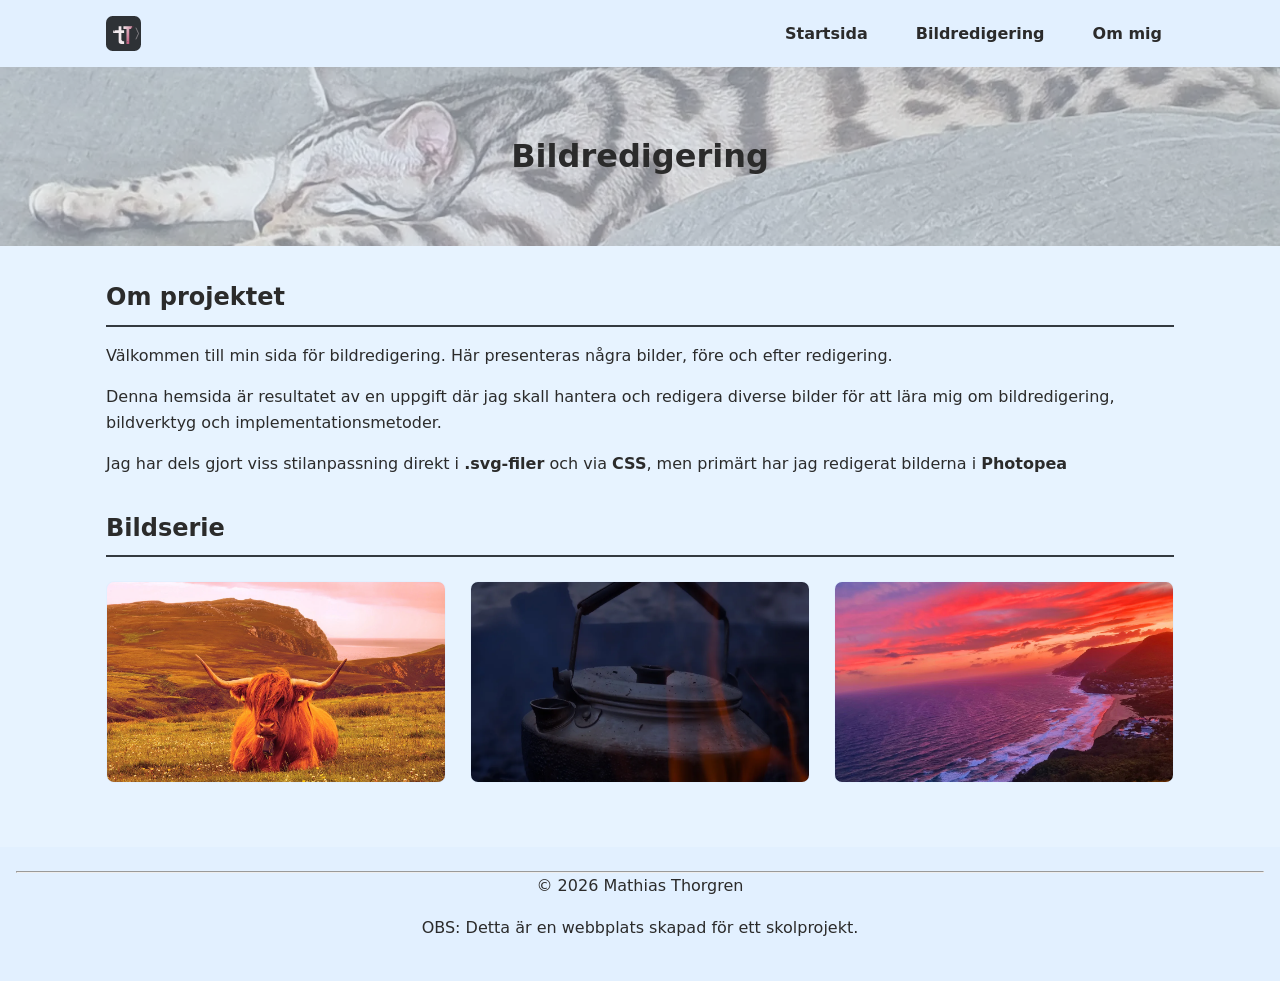
<file: docs/index.html>
<!DOCTYPE html>
<html lang="sv">
        
    <head>
        <meta charset="UTF-8">
        <meta name="viewport" content="width=device-width, initial-scale=1.0">
        <link rel="icon" type="image/png" sizes="32x32" href="images/favicon-32x32.png">
        <link rel="icon" type="image/x-icon" href="images/favicon.ico">
        <link rel="stylesheet" href="style/style.css">
        <title>tT Bilredigering - Startsida</title>
    </head>

    <body>
        <header>
            <div class="header-container">
                <a href="index.html" class="logo-link">
                    <img src="images/tT-logo.svg" alt="" class="site-logo">
                </a>
                <nav>
                    <ul>
                        <li><a href="index.html">Startsida</a></li>
                        <li><a href="bildredigering.html">Bildredigering</a></li>
                        <li><a href="about.html">Om mig</a></li>
                    </ul>
                </nav>
            </div>
            <div class="header-hero">
                <picture>
                    <source srcset="images/header.webp" type="image/webp">
                    <img src="images/header.jpg" alt="En katt som ligger utsträckt och vilar på ett täcke" class="hero-img" width="1600" height="413" fetchpriority="high">
                </picture>
                <h1>Bildredigering</h1>
            </div>
        </header> 

        <main>
            <section class="intro-section">
                <h2>Om projektet</h2>
                <p>Välkommen till min sida för bildredigering. Här presenteras några bilder, före och efter redigering.</p>
                <p>Denna hemsida är resultatet av en uppgift där jag skall hantera och redigera diverse bilder för att lära mig om bildredigering, bildverktyg och implementationsmetoder.</p>
                <p>Jag har dels gjort viss stilanpassning direkt i <strong>.svg-filer</strong> och via <strong>CSS</strong>, men primärt har jag redigerat bilderna i <strong>Photopea</strong></p>
            </section>
            <section class="gallery-section">
                <h2>Bildserie</h2>
                <div class="image-grid">
                    <figure>
                        <picture>
                            <source srcset="images/bild2.webp" type="image/webp">
                            <img src="images/bild2.jpg" alt="Höglandsossa vilar på gräsberikad kuperad kustmiljö" width="1200" height="900" loading="lazy">
                        </picture>
                    </figure>
                    <figure>
                        <picture>
                            <source srcset="images/bild3.webp" type="image/webp">
                            <img src="images/bild3.jpg" alt="Hav som brisar lätt in över stranden i en kuperad kustmiljö under skymning" width="1200" height="1600" loading="lazy">
                        </picture>
                    </figure>
                    <figure>
                        <picture>
                            <source srcset="images/bild4.webp" type="image/webp">
                            <img src="images/bild4.jpg" alt="Kokkanna över öppen eld i rå utomhusmiljö" width="1200" height="832" loading="lazy">
                        </picture>
                    </figure>
                </div>
            </section>            
        </main>

        <footer>
            <hr class="divider">
            <p>© 2026 Mathias Thorgren</p>
            <aside aria-label="projektinformation">
                <p>OBS: Detta är en webbplats skapad för ett skolprojekt.</p>
            </aside>
        </footer>
    </body>
</html>
</file>
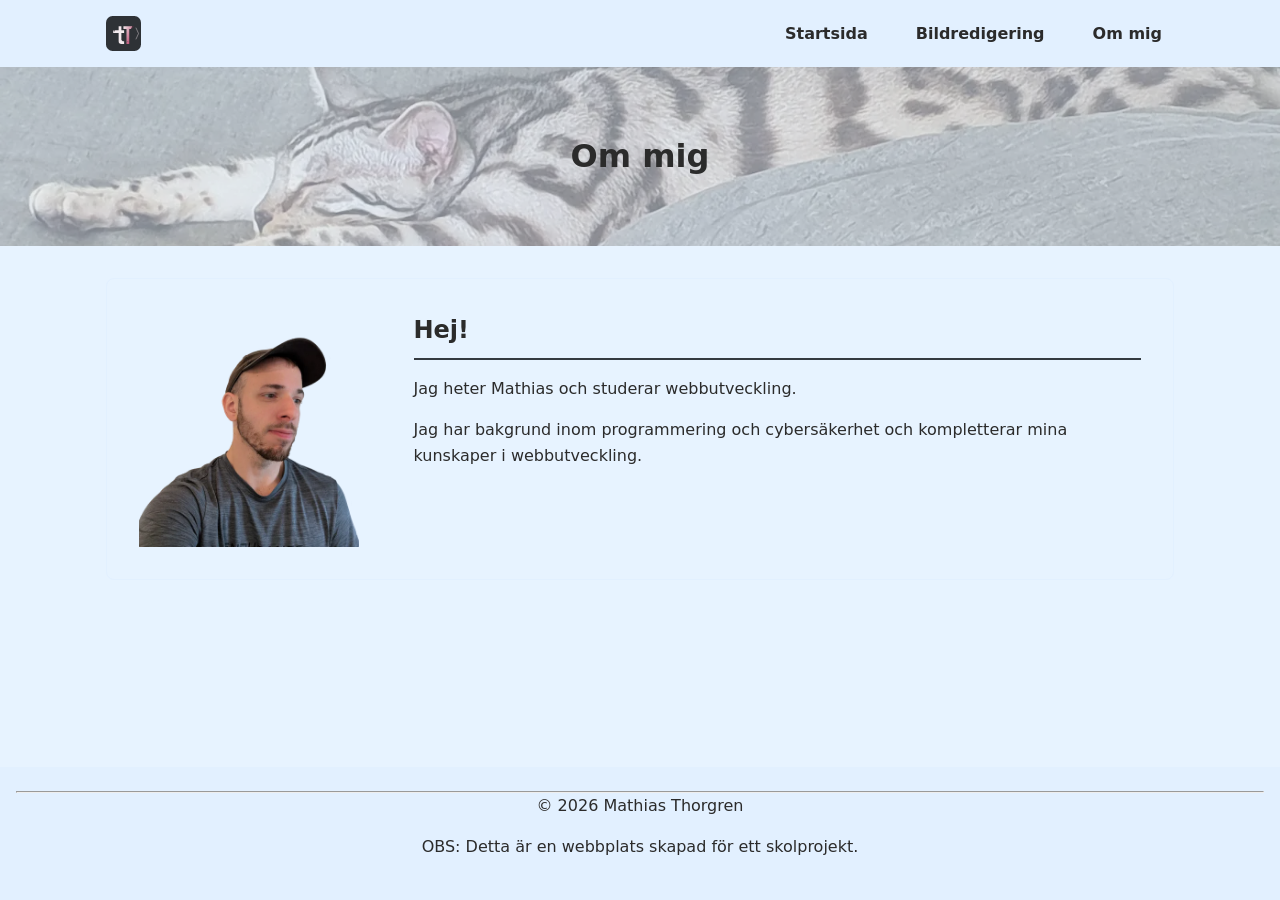
<file: docs/about.html>
<!DOCTYPE html>
<html lang="sv">
        
    <head>
        <meta charset="UTF-8">
        <meta name="viewport" content="width=device-width, initial-scale=1.0">
        <link rel="icon" type="image/png" sizes="32x32" href="images/favicon-32x32.png">
        <link rel="icon" type="image/x-icon" href="images/favicon.ico">
        <link rel="stylesheet" href="style/style.css">
        <title>tT Bilredigering - Om mig</title>
    </head>

    <body>
        <header>
            <div class="header-container">
                <a href="index.html" class="logo-link">
                    <img src="images/tT-logo.svg" alt="" class="site-logo">
                </a>
                <nav>
                    <ul>
                        <li><a href="index.html">Startsida</a></li>
                        <li><a href="bildredigering.html">Bildredigering</a></li>
                        <li><a href="about.html">Om mig</a></li>
                    </ul>
                </nav>
            </div>
            <div class="header-hero">
                <picture>
                    <source srcset="images/header.webp" type="image/webp">
                    <img src="images/header.jpg" alt="En katt som ligger utsträckt och vilar på ett täcke" class="hero-img" width="1600" height="413" fetchpriority="high">
                </picture>
                <h1>Om mig</h1>
            </div>
        </header> 

        <main>
            <section class="about-section">
                <div class="profile-container">
                    <figure class="profile-figure">
                        <picture>
                            <source srcset="images/portrait.webp" type="image/webp">
                            <img src="images/portrait.png" alt="Porträttfoto" class="profile-image" width="480" height="514" loading="lazy">
                        </picture>
                    </figure>
                    <div class="about-text">
                        <h2>Hej!</h2>
                        <p>Jag heter Mathias och studerar webbutveckling.</p>
                        <p>Jag har bakgrund inom programmering och cybersäkerhet och kompletterar mina kunskaper i webbutveckling.</p>
                    </div>
                </div>
            </section>
        </main>

        <footer>
            <hr class="divider">
            <p>© 2026 Mathias Thorgren</p>
            <aside aria-label="projektinformation">
                <p>OBS: Detta är en webbplats skapad för ett skolprojekt.</p>
            </aside>
        </footer>
    </body>
</html>
</file>
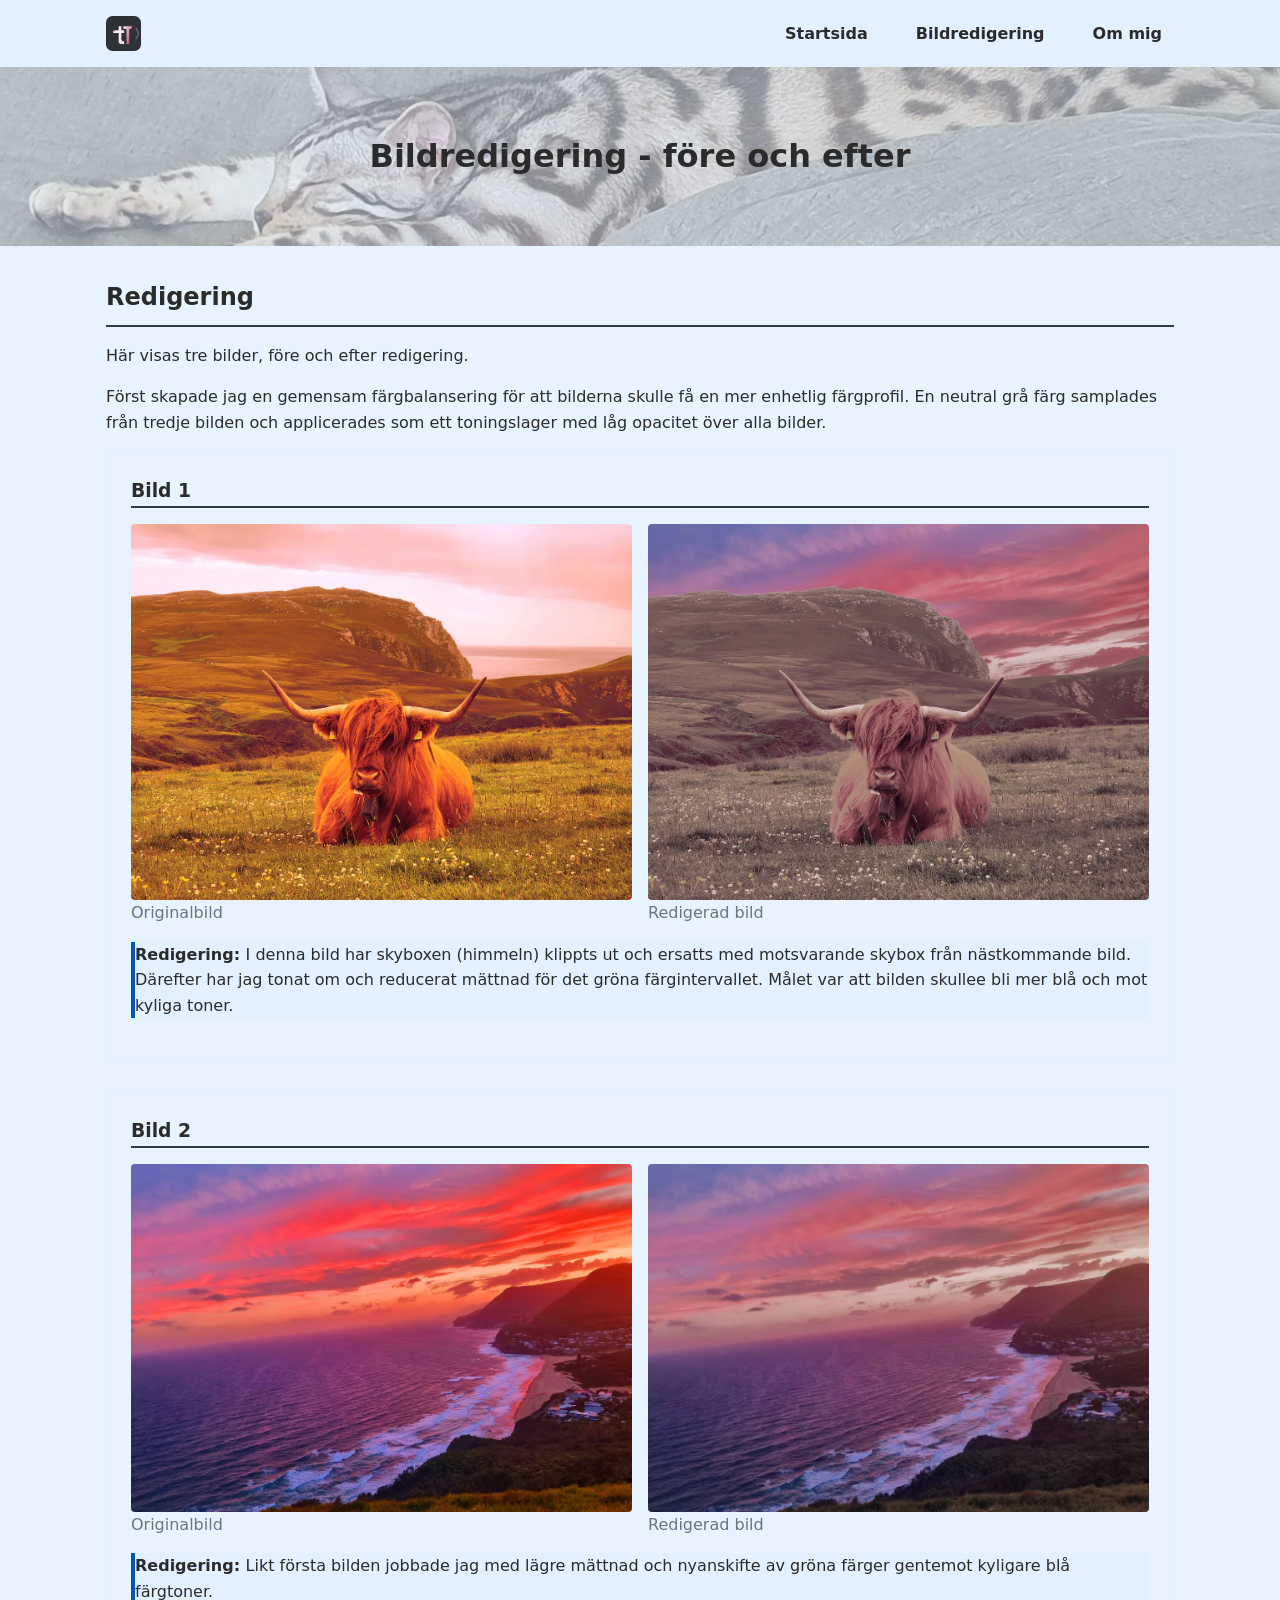
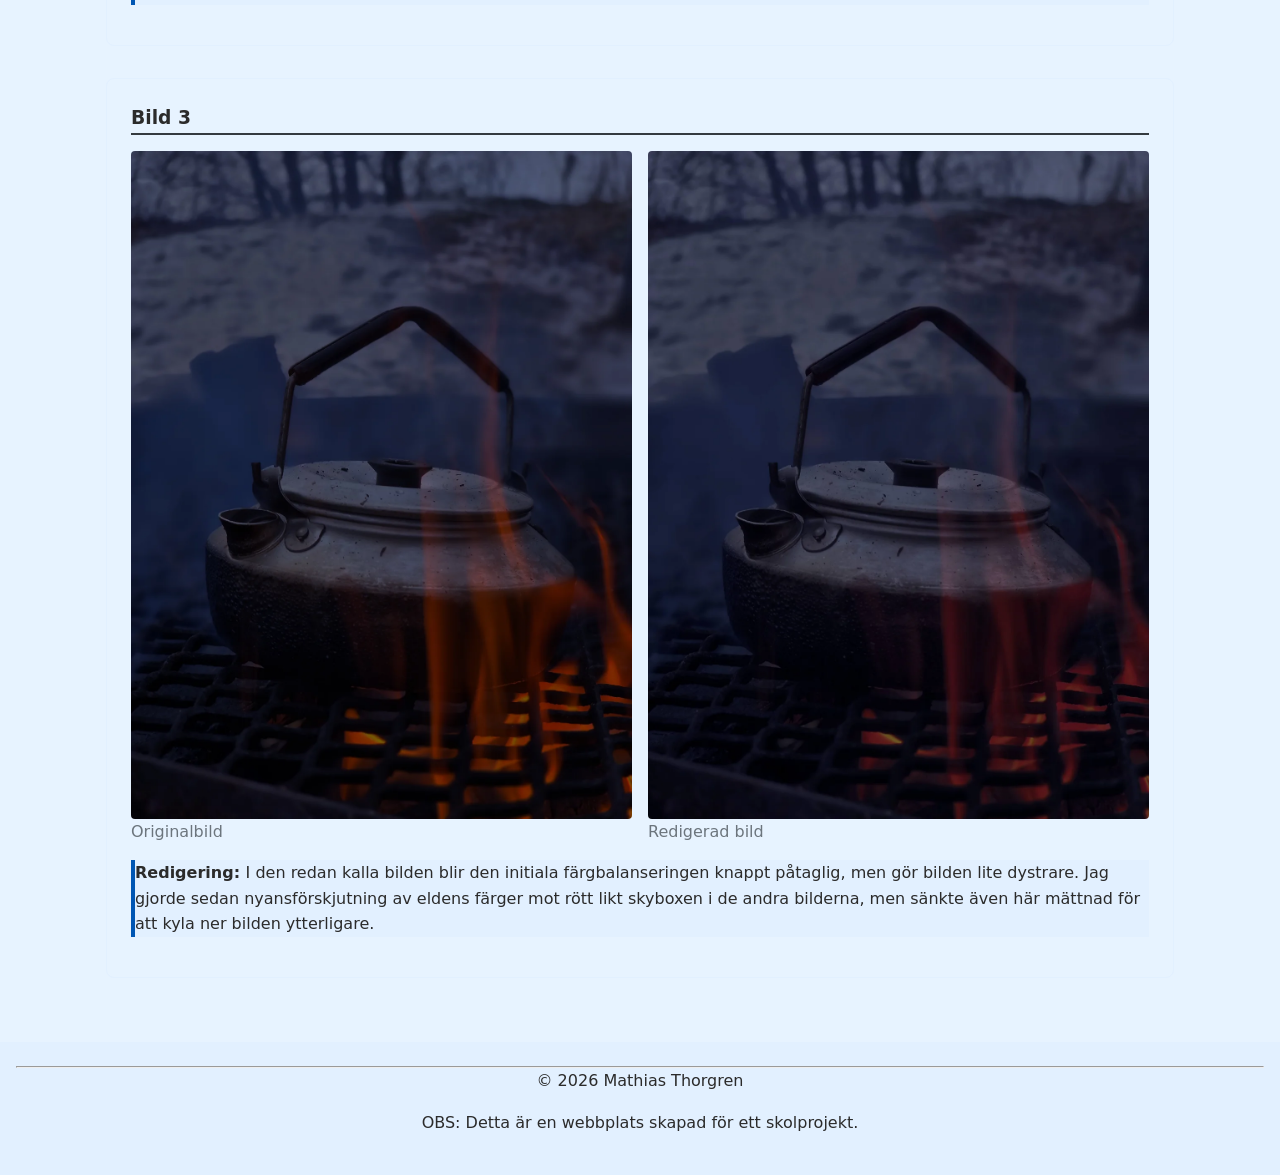
<file: docs/bildredigering.html>
<!DOCTYPE html>
<html lang="sv">
        
    <head>
        <meta charset="UTF-8">
        <meta name="viewport" content="width=device-width, initial-scale=1.0">
        <link rel="icon" type="image/png" sizes="32x32" href="images/favicon-32x32.png">
        <link rel="icon" type="image/x-icon" href="images/favicon.ico">
        <link rel="stylesheet" href="style/style.css">
        <title>tT Bilredigering - Bildredigering</title>
    </head>

    <body>
        <header>
            <div class="header-container">
                <a href="index.html" class="logo-link">
                    <img src="images/tT-logo.svg" alt="" class="site-logo">
                </a>
                <nav>
                    <ul>
                        <li><a href="index.html">Startsida</a></li>
                        <li><a href="bildredigering.html">Bildredigering</a></li>
                        <li><a href="about.html">Om mig</a></li>
                    </ul>
                </nav>
            </div>
            <div class="header-hero">
                <picture>
                    <source srcset="images/header.webp" type="image/webp">
                    <img src="images/header.jpg" alt="En katt som ligger utsträckt och vilar på ett täcke" class="hero-img" width="1600" height="413" fetchpriority="high">
                </picture>
                <h1>Bildredigering - före och efter</h1>
            </div>
        </header> 

        <main>
            <section class="editing-process">
                <h2>Redigering</h2>
                <p>Här visas tre bilder, före och efter redigering.</p>
                <p>Först skapade jag en gemensam färgbalansering för att bilderna skulle få en mer enhetlig färgprofil. En neutral grå färg samplades från tredje bilden och applicerades som ett toningslager med låg opacitet över alla bilder.</p>

                <article class="comparison-card">
                    <h3>Bild 1</h3>
                    <div class="comparison-grid">
                        <figure>
                            <picture>
                                <source srcset="images/bild2.webp" type="image/webp">
                                <img src="images/bild2.jpg" alt="Höglandsossa vilar på gräsberikad kuperad kustmiljö" width="1200" height="900" loading="lazy">
                            </picture>
                            <figcaption>Originalbild</figcaption>
                        </figure>
                        <figure>
                            <picture>
                                <source srcset="images/bild2-edited.webp" type="image/webp">
                                <img src="images/bild2-edited.jpg" alt="Redigerad version av bilden med utbytt himmel och grönskan tappat fokus" width="1200" height="900" loading="lazy">
                            </picture>
                            <figcaption>Redigerad bild</figcaption>
                        </figure>
                    </div>
                    <div class="edit-description">
                        <p><strong>Redigering: </strong>I denna bild har skyboxen (himmeln) klippts ut och ersatts med motsvarande skybox från nästkommande bild. Därefter har jag tonat om och reducerat mättnad för det gröna färgintervallet. Målet var att bilden skullee bli mer blå och mot kyliga toner.</p>
                    </div>
                </article>

                <article class="comparison-card">
                    <h3>Bild 2</h3>
                    <div class="comparison-grid">
                        <figure>
                            <picture>
                                <source srcset="images/bild4.webp" type="image/webp">
                                <img src="images/bild4.jpg" alt="Hav som brisar lätt in över stranden i en kuperad kustmiljö under skymning" width="1200" height="832" loading="lazy">
                            </picture>
                            <figcaption>Originalbild</figcaption>
                        </figure>
                        <figure>
                            <picture>
                                <source srcset="images/bild4-edited.webp" type="image/webp">
                                <img src="images/bild4-edited.jpg" alt="Redigerad version av bilden med kallare färgton med sänkt värme från skymning" width="1038" height="720" loading="lazy">
                            </picture>
                            <figcaption>Redigerad bild</figcaption>
                        </figure>
                    </div>
                    <div class="edit-description">
                        <p><strong>Redigering: </strong>Likt första bilden jobbade jag med lägre mättnad och nyanskifte av gröna färger gentemot kyligare blå färgtoner.</p>
                    </div>
                </article>

                <article class="comparison-card">
                    <h3>Bild 3</h3>
                    <div class="comparison-grid">
                        <figure>
                            <picture>
                                <source srcset="images/bild3.webp" type="image/webp">
                                <img src="images/bild3.jpg" alt="Kokkanna över öppen eld i rå utomhusmiljö" width="1200" height="1600" loading="lazy">
                            </picture>
                            <figcaption>Originalbild</figcaption>
                        </figure>
                        <figure>
                            <picture>
                                <source srcset="images/bild3-edited.webp" type="image/webp">
                                <img src="images/bild3-edited.jpg" alt="Redigerad version av bilden med ännu kyligare färgton samt rödskiftad eld" width="1200" height="1600" loading="lazy">
                            </picture>
                            <figcaption>Redigerad bild</figcaption>
                        </figure>
                    </div>
                    <div class="edit-description">
                        <p><strong>Redigering: </strong>I den redan kalla bilden blir den initiala färgbalanseringen knappt påtaglig, men gör bilden lite dystrare. Jag gjorde sedan nyansförskjutning av eldens färger mot rött likt skyboxen i de andra bilderna, men sänkte även här mättnad för att kyla ner bilden ytterligare.</p>
                    </div>
                </article>
            </section>
        </main>

        <footer>
            <hr class="divider">
            <p>© 2026 Mathias Thorgren</p>
            <aside aria-label="projektinformation">
                <p>OBS: Detta är en webbplats skapad för ett skolprojekt.</p>
            </aside>
        </footer>
    </body>
</html>
</file>
<file: docs/style/style.css>
/* Font styling template */
:root {
    --font-family: system-ui, 'Segoe UI', Roboto, Helvetica, Arial, sans-serif;
    
    --bg-primary: #e7f3ff;
    --bg-secondary: #e2f0ff;
    --text-main: #2b2b2b;
    --text-muted: #6c757d;
    --color-accent: #343a40;
    --color-highlight: #0056b3;
}
/* Color declarations only */
body {
    font-family: var(--font-family);
    color: var(--text-main);
    background-color: var(--bg-primary);
}

header {
    background-color: var(--bg-secondary);
    color: var(--text-main);
}

nav a {
    font-family: var(--font-family);
    color: var(--text-main);
}

nav a:hover {
    color: var(--color-highlight);
    border-color: var(--color-highlight);
}

.header-hero {
    background-color: var(--bg-secondary); 
}

.header-hero h1 {
    font-family: var(--font-family);
    color: var(--text-main);
}

h2, h3 {
    font-family: var(--font-family);
    color: var(--text-main);
    border-bottom: 2px solid var(--color-accent);
}

p {
    font-family: var(--font-family);
    color: var(--text-main);
}

.image-grid figure {
    background: var(--bg-primary);
    border: 1px solid var(--bg-secondary);
}

figcaption {
    font-family: var(--font-family);
    color: var(--text-muted);
}

.comparison-card {
    background: var(--bg-primary);
    border: 1px solid var(--bg-secondary);
}

.edit-description {
    background-color: var(--bg-secondary);
    border-left: 4px solid var(--color-highlight);
}

.profile-container {
    background: var(--bg-primary);
    border: 1px solid var(--bg-secondary);
}

footer {
    background-color: var(--bg-secondary);
    color: var(--text-muted);
}

footer .divider {
    background: var(--color-accent);
}

footer aside {
    font-family: var(--font-family);
    color: var(--text-muted);
}

/* Other styling */

* {
    box-sizing: border-box;
    margin: 0;
    padding: 0;
}

body {
    line-height: 1.6;
    display: flex;
    flex-direction: column;
    min-height: 100vh;
}

main {
    flex: 1;
    max-width: 1100px;
    width: 100%;
    margin: 0 auto;
    padding: 2rem 1rem;
}

.header-container {
    max-width: 1100px;
    margin: 0 auto;
    padding: 1rem;
    display: flex;
    flex-wrap: wrap;
    justify-content: space-between;
    align-items: center;
}

.site-logo {
    height: 35px;
    width: auto;
    display: block;
    opacity: 0.8
}

nav ul {
    display: flex;
    flex-wrap: wrap;
    list-style: none;
    gap: 1.5rem;
}

nav a {
    text-decoration: none;
    font-weight: 600;
    padding: 0.5rem 0.75rem;
    border-radius: 4px;
}

.header-hero {
    position: relative;
    background-size: cover;
    background-position: center;
    padding: 4rem 1rem;
    text-align: center;
    width: 100vw; 
    margin-left: calc(50% - 50vw);
    overflow: hidden;
}

.hero-img {
    position: absolute;
    top: 0;
    left: 0;
    width: 100%;
    height: 100%;
    object-fit: cover;
    opacity: 0.45;
    z-index: 1;
}

.header-hero h1 {
    word-break: break-word;
    position: relative;
    z-index: 2; 
}
section {
    margin-bottom: 2rem;
}

h2 {
    margin-bottom: 1rem;
    padding-bottom: 0.5rem;
}

p {
    margin-bottom: 1rem;
}

.image-grid {
    display: grid;
    grid-template-columns: repeat(auto-fit, minmax(240px, 1fr));
    gap: 1.5rem;
    margin-top: 1.5rem;
}

.image-grid figure {
    border-radius: 8px;
    overflow: hidden;
}

.image-grid img {
    width: 100%;
    height: 200px;
    object-fit: cover;
    display: block;
}

.comparison-card {
    border-radius: 8px;
    padding: 1.5rem;
    margin-bottom: 2rem;
}

.comparison-card h3 {
    margin-bottom: 1rem;
}

.comparison-grid {
    display: grid;
    grid-template-columns: repeat(auto-fit, minmax(280px, 1fr));
    gap: 1rem;
    margin-bottom: 1rem;
}

.comparison-grid img {
    width: 100%;
    height: auto;
    border-radius: 4px;
    display: block;
}

.profile-container {
    display: grid;
    grid-template-columns: minmax(0, 1fr) minmax(0, 3fr); 
    align-items: start;
    gap: 2rem;
    padding: 2rem;
    border-radius: 8px;
    width: 100%;
    box-sizing: border-box;
}

.profile-figure {
    justify-self: center; 
    align-self: center;   
    width: 100%;
    margin: 0;
}

.profile-image {
    width: 100%;
    min-width: 32px;
    max-width: 220px; 
    height: auto;
    display: block;
}

.about-text {
    min-width: 0; 
}

footer {
    text-align: center;
    padding: 1.5rem 1rem;
}

@media (min-width: 768px) {
    .profile-image {
        min-width: 128px;
    }
}

@media (max-width: 480px) {
    .header-container {
        justify-content: flex-start;
        gap: 0.5rem;
    }
    nav {
        flex-basis: 100%;
    }
    nav ul {
        justify-content: flex-start;
        gap: 0.25rem 0.75rem;
    }
    .profile-container {
        grid-template-columns: 1fr;
        gap: 1rem;
        padding: 1rem;
    }
    
    .profile-image {
        max-width: 180px;
        margin-inline: auto;
    }
}
</file>
